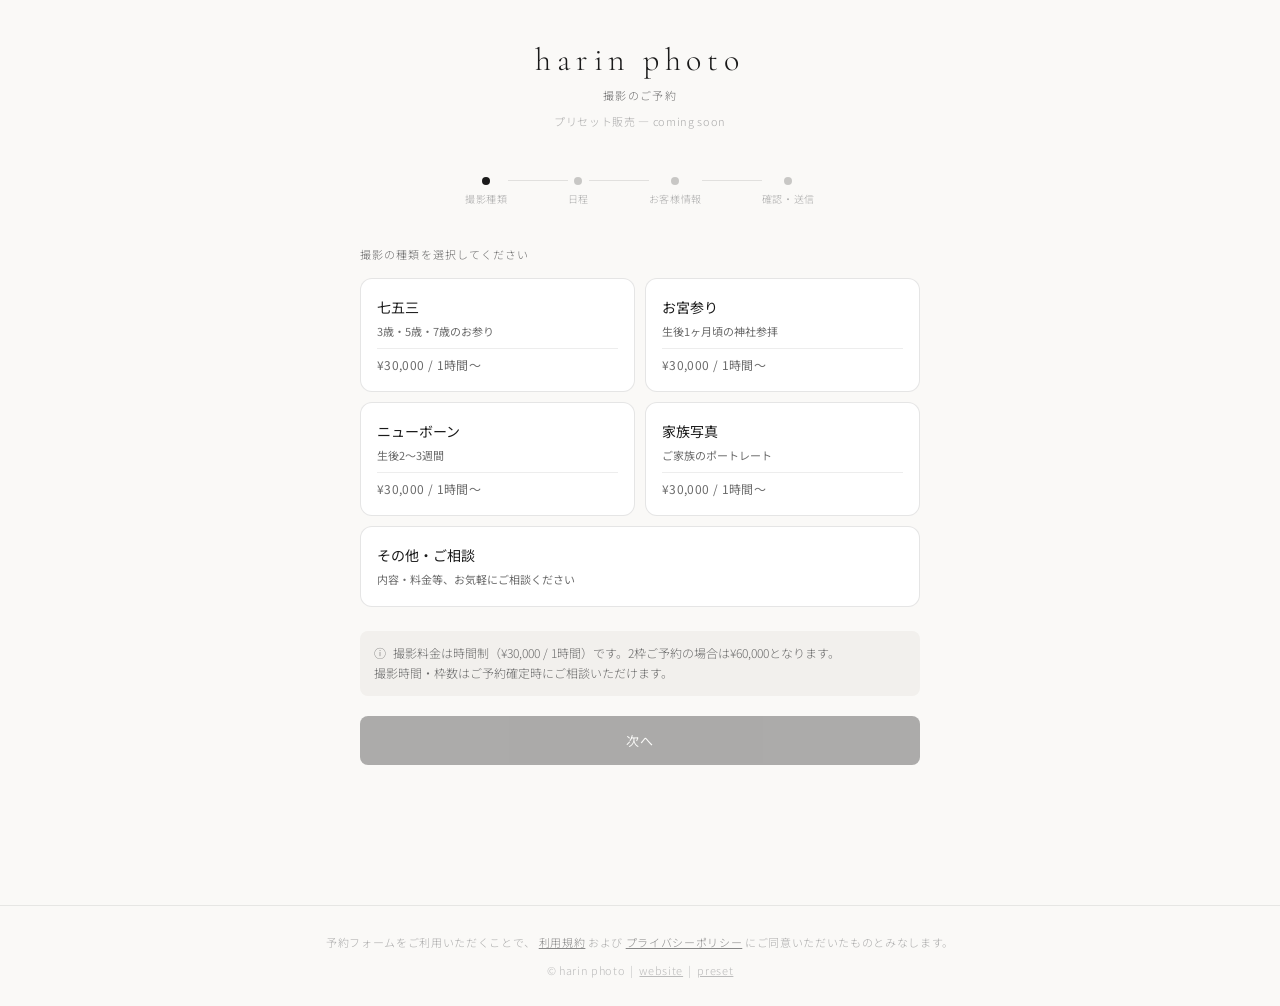
<file: index.html>
<!DOCTYPE html>
<html lang="ja">
<head>
  <meta charset="UTF-8">
  <meta name="google-site-verification" content="ehNpU1oweEMvu5zaARGxgBm39yHwY4oW1iLoWwrkKH8" />
  <meta name="viewport" content="width=device-width, initial-scale=1.0">
  <title>撮影予約 | harin photo</title>
  <link rel="preconnect" href="https://fonts.googleapis.com">
  <link href="https://fonts.googleapis.com/css2?family=Cormorant+Garamond:ital,wght@0,300;0,400;1,300&family=Noto+Sans+JP:wght@300;400&display=swap" rel="stylesheet">
  <link rel="stylesheet" href="index.css">
</head>
<body>
<div class="container">

  <header class="site-header">
    <a class="site-logo" href="https://harinphoto.studio.site/">harin photo</a>
    <p class="site-sub">撮影のご予約</p>
    <p style="margin-top:10px; font-size:11px; color:var(--fg3); letter-spacing:0.06em;">
      プリセット販売 — coming soon
    </p>
  </header>

  <!-- Step indicator -->
  <div class="steps" id="steps">
    <div class="step-item">
      <div class="step-dot active" id="dot-1"></div>
      <div class="step-label">撮影種類</div>
    </div>
    <div class="step-line"></div>
    <div class="step-item">
      <div class="step-dot" id="dot-2"></div>
      <div class="step-label">日程</div>
    </div>
    <div class="step-line"></div>
    <div class="step-item">
      <div class="step-dot" id="dot-3"></div>
      <div class="step-label">お客様情報</div>
    </div>
    <div class="step-line"></div>
    <div class="step-item">
      <div class="step-dot" id="dot-4"></div>
      <div class="step-label">確認・送信</div>
    </div>
  </div>

  <!-- Step 1: Type -->
  <div class="panel active" id="panel-1">
    <p class="section-title">撮影の種類を選択してください</p>
    <div class="type-grid">
      <button class="type-btn" onclick="selectType('七五三', this)">
        <span class="type-title">七五三</span>
        <span class="type-sub">3歳・5歳・7歳のお参り</span>
        <span class="type-price">¥30,000 / 1時間〜</span>
      </button>
      <button class="type-btn" onclick="selectType('お宮参り', this)">
        <span class="type-title">お宮参り</span>
        <span class="type-sub">生後1ヶ月頃の神社参拝</span>
        <span class="type-price">¥30,000 / 1時間〜</span>
      </button>
      <button class="type-btn" onclick="selectType('ニューボーン', this)">
        <span class="type-title">ニューボーン</span>
        <span class="type-sub">生後2〜3週間</span>
        <span class="type-price">¥30,000 / 1時間〜</span>
      </button>
      <button class="type-btn" onclick="selectType('家族写真', this)">
        <span class="type-title">家族写真</span>
        <span class="type-sub">ご家族のポートレート</span>
        <span class="type-price">¥30,000 / 1時間〜</span>
      </button>
      <button class="type-btn type-btn-wide" onclick="selectType('その他・ご相談', this)">
        <span class="type-title">その他・ご相談</span>
        <span class="type-sub">内容・料金等、お気軽にご相談ください</span>
      </button>
    </div>
    <div class="price-note">
      <span>&#9432;</span>
      撮影料金は時間制（¥30,000 / 1時間）です。2枠ご予約の場合は¥60,000となります。<br>
      撮影時間・枠数はご予約確定時にご相談いただけます。
    </div>
    <button class="btn-primary" id="btn-1" onclick="goStep(2)" disabled>次へ</button>
  </div>

  <!-- Step 2: Calendar -->
  <div class="panel" id="panel-2">

    <div id="cal-area">
      <div class="gcal-status">
        <div class="status-dot" id="status-dot"></div>
        <span id="status-msg">Google カレンダーに接続中...</span>
      </div>

      <div class="legend">
        <div class="legend-item"><div class="legend-dot" style="background:var(--green)"></div><span>空きあり</span></div>
        <div class="legend-item"><div class="legend-dot" style="background:var(--red)"></div><span>予約済（一部）</span></div>
        <div class="legend-item"><div class="legend-dot" style="background:var(--fg3)"></div><span>対応不可</span></div>
      </div>

      <div class="cal-header">
        <button class="cal-nav" onclick="changeMonth(-1)">‹</button>
        <span class="cal-month" id="cal-month"></span>
        <button class="cal-nav" onclick="changeMonth(1)">›</button>
      </div>

      <div class="cal-grid" id="cal-day-names"></div>
      <div class="cal-grid" id="cal-grid"></div>

      <div class="time-section" id="time-section">
        <p class="section-title" id="time-label"></p>
        <div class="time-grid" id="time-grid"></div>
        <button class="time-consult-btn" id="time-consult-btn" onclick="selectConsultTime(this)">
          この日の別の時間をご相談
        </button>
        <p class="time-consult-note">ご希望の時間帯が上記にない場合はこちらを選択し、備考欄にご記入ください。</p>

        <!-- 2枠目 -->
        <div id="second-slot-area" style="display:none; margin-top:20px; padding-top:20px; border-top:1px solid var(--border);">
          <div style="display:flex; align-items:center; justify-content:space-between; margin-bottom:12px;">
            <p class="section-title" style="margin:0;">2枠目（任意）</p>
            <button onclick="removeSecondSlot()" style="background:none;border:none;font-size:11px;color:var(--fg3);cursor:pointer;letter-spacing:0.04em;">✕ 削除</button>
          </div>
          <div class="time-grid" id="time-grid-2"></div>
          <div id="second-slot-price" style="font-size:12px;color:var(--fg2);margin-top:10px;letter-spacing:0.04em;"></div>
        </div>

        <div id="add-second-slot-wrap" style="display:none; margin-top:16px;">
          <button class="time-consult-btn" onclick="showSecondSlot()" style="border-style:dashed;">
            + 2枠目を追加する（連続撮影・¥60,000）
          </button>
          <p class="time-consult-note">2時間連続撮影をご希望の方はこちらから追加できます。</p>
        </div>
      </div>
    </div>

    <div class="nav-row">
      <button class="btn-secondary" onclick="goStep(1)">戻る</button>
      <button class="btn-primary" id="btn-2" onclick="goStep(3)" disabled style="width:auto;padding:11px 28px;">次へ</button>
    </div>
  </div>

  <!-- Step 3: Form -->
  <div class="panel" id="panel-3">
    <p class="section-title">お客様情報</p>

    <div class="form-row">
      <div class="form-group">
        <label class="required">お名前</label>
        <input type="text" id="f-name" placeholder="山田 花子" oninput="checkForm()">
      </div>
      <div class="form-group">
        <label class="required">フリガナ</label>
        <input type="text" id="f-kana" placeholder="ヤマダ ハナコ" oninput="checkForm()">
      </div>
    </div>

    <div class="form-group">
      <label>お子様のお呼び名（任意）</label>
      <input type="text" id="f-nickname" placeholder="例：はなちゃん、たろうくん">
      <p style="font-size:11px;color:var(--fg3);margin-top:5px;">撮影当日にお声がけする際に使わせていただきます</p>
    </div>

    <div class="form-group" id="f-preferred-time-group" style="display:none;">
      <label class="required" id="f-preferred-time-label">ご希望の時間帯</label>
      <input type="text" id="f-preferred-time" placeholder="例：11:30スタート、午前中希望 など" oninput="checkForm()">
      <p style="font-size:11px;color:var(--fg3);margin-top:5px;">ご希望に添えない場合は別途ご相談いたします。</p>
    </div>

    <div class="form-group">
      <label class="required">メールアドレス</label>
      <input type="email" id="f-email" placeholder="example@email.com" oninput="checkForm()">
    </div>

    <div class="form-group">
      <label class="required">電話番号</label>
      <input type="tel" id="f-tel" placeholder="090-0000-0000" oninput="formatTel(this); checkForm()" maxlength="13">
    </div>

    <div class="form-row">
      <div class="form-group">
        <label class="required">お子様の年齢・月齢</label>
        <input type="text" id="f-age" placeholder="3歳 / 7ヶ月" oninput="checkForm()">
      </div>
      <div class="form-group">
        <label class="required">お子様の人数</label>
        <select id="f-count" onchange="checkForm()">
          <option value="">選択してください</option>
          <option value="1">1名</option>
          <option value="2">2名</option>
          <option value="3">3名</option>
          <option value="4">4名以上</option>
        </select>
      </div>
    </div>

    <div class="form-group">
      <label>撮影場所のご希望（任意）</label>
      <input type="text" id="f-location" placeholder="例：芝公園、明治神宮、未定など">
      <p style="font-size:11px;color:var(--fg3);margin-top:5px;">未定の場合はご予約確定後にご相談いたします。</p>
    </div>

    <div class="form-group">
      <label>ご要望・ご質問（任意）</label>
      <textarea id="f-note" placeholder="神社のご希望、衣装持込のご相談など、お気軽にご記入ください"></textarea>
    </div>

    <div id="form-error" style="display:none; margin-top:4px;">
      <p style="font-size:12px; color:var(--red); line-height:1.7;">
        ＊ の付いた必須項目をすべてご入力ください。
      </p>
    </div>

    <div class="form-group" id="coupon-group">
      <label>クーポンコード（任意）</label>
      <div style="display:flex; gap:8px;">
        <input type="text" id="f-coupon" placeholder="クーポンコードをお持ちの方はご入力ください"
               style="flex:1; text-transform:uppercase;"
               oninput="resetCoupon()">
        <button class="btn-secondary" onclick="applyCoupon()"
                style="white-space:nowrap; padding:11px 18px;">適用</button>
      </div>
      <p id="coupon-msg" style="font-size:12px; margin-top:6px;"></p>
    </div>

    <div class="nav-row">
      <button class="btn-secondary" onclick="goStep(2)">戻る</button>
      <button class="btn-primary" id="btn-3" onclick="tryGoStep4()" disabled style="width:auto;padding:11px 28px;">次へ</button>
    </div>
  </div>

  <!-- Step 4: Confirm -->
  <div class="panel" id="panel-4">
    <p class="section-title">予約内容のご確認</p>

    <div class="summary-card">
      <div class="summary-row">
        <span class="summary-label">撮影種類</span>
        <span class="summary-value" id="s-type"></span>
      </div>
      <div class="summary-row">
        <span class="summary-label">日程</span>
        <span class="summary-value" id="s-date"></span>
      </div>
      <div class="summary-row">
        <span class="summary-label">時間</span>
        <span class="summary-value" id="s-time"></span>
      </div>
      <div class="summary-row">
        <span class="summary-label">お名前</span>
        <span class="summary-value" id="s-name"></span>
      </div>
      <div class="summary-row">
        <span class="summary-label">メール</span>
        <span class="summary-value" id="s-email"></span>
      </div>
      <div class="summary-row">
        <span class="summary-label">電話番号</span>
        <span class="summary-value" id="s-tel"></span>
      </div>
      <div class="summary-row" id="s-nickname-row" style="display:none">
        <span class="summary-label">お呼び名</span>
        <span class="summary-value" id="s-nickname"></span>
      </div>
      <div class="summary-row">
        <span class="summary-label">お子様</span>
        <span class="summary-value" id="s-child"></span>
      </div>
      <div class="summary-row">
        <span class="summary-label">撮影場所</span>
        <span class="summary-value" id="s-location"></span>
      </div>
      <div class="summary-row" id="s-second-time-row" style="display:none">
        <span class="summary-label">2枠目</span>
        <span class="summary-value" id="s-second-time"></span>
      </div>
      <div class="summary-row" id="s-coupon-row" style="display:none">
        <span class="summary-label">クーポン</span>
        <span class="summary-value" id="s-coupon"></span>
      </div>
      <div class="summary-row" id="s-regular-price-row" style="display:none">
        <span class="summary-label">通常価格</span>
        <span class="summary-value" id="s-regular-price" style="color:var(--fg2);text-decoration:line-through;"></span>
      </div>
      <div class="summary-row" id="s-discount-row" style="display:none">
        <span class="summary-label" id="s-discount-label">割引</span>
        <span class="summary-value" id="s-discount" style="color:var(--red);font-weight:400;"></span>
      </div>
      <div class="summary-row" id="s-price-row">
        <span class="summary-label" id="s-price-label">撮影料金</span>
        <span class="summary-value" id="s-price">¥30,000（税込）</span>
      </div>
      <div class="summary-row" id="s-note-row" style="display:none">
        <span class="summary-label">ご要望</span>
        <span class="summary-value" id="s-note" style="max-width:65%;font-size:12px;line-height:1.6"></span>
      </div>
    </div>

    <p class="note-text">
      上記内容でご予約リクエストを送信します。<br>
      ご確認後、2営業日以内にメールにてご連絡いたします。<br>
      ご予約の確定は確認メール送付をもってお知らせします。
    </p>

    <div id="submit-error" style="display:none;color:var(--red);font-size:12px;margin-bottom:12px;"></div>

    <div class="nav-row">
      <button class="btn-secondary" onclick="goStep(3)">戻る</button>
      <button class="btn-primary" id="btn-submit" onclick="submitBooking()" style="width:auto;padding:11px 32px;">予約リクエストを送信</button>
    </div>
  </div>

  <!-- Step 5: Success -->
  <div class="panel" id="panel-5">
    <div class="success-wrap">
      <div class="success-icon">✓</div>
      <h2 class="success-title">仮予約を受け付けました</h2>
      <p class="success-body">
        <strong id="confirm-email" style="font-weight:400;"></strong> 宛に<br>
        仮予約の確認メールをお送りしました。
      </p>
      <div class="success-steps">
        <div class="success-step">
          <span class="step-num">1</span>
          <span class="step-text">仮予約受付<br><small>確認メールを送信済み</small></span>
        </div>
        <div class="success-arrow">→</div>
        <div class="success-step">
          <span class="step-num">2</span>
          <span class="step-text">内容確認<br><small>2営業日以内</small></span>
        </div>
        <div class="success-arrow">→</div>
        <div class="success-step success-step-pending">
          <span class="step-num">3</span>
          <span class="step-text">予約確定メール<br><small>送付をもって確定</small></span>
        </div>
      </div>
      <p class="contact-note">
        お急ぎの場合はインスタグラム（@harin_photo）よりDMください。
      </p>
      <a href="https://hsummer-o.github.io/booking/" class="btn-secondary" style="display:inline-block;margin-top:24px;text-decoration:none;">ホームに戻る</a>
    </div>
  </div>

</div>


<script src="index.js"></script>

<!-- FOOTER -->
<footer style="margin-top:60px; padding:28px 24px; border-top:1px solid rgba(0,0,0,0.08); text-align:center;">
  <p style="font-size:11px; color:#aaa; letter-spacing:0.06em; margin-bottom:12px;">
    予約フォームをご利用いただくことで、
    <a href="https://hsummer-o.github.io/booking/terms.html" target="_blank" style="color:#888; text-decoration:underline;">利用規約</a>
    および
    <a href="https://hsummer-o.github.io/booking/privacy.html" target="_blank" style="color:#888; text-decoration:underline;">プライバシーポリシー</a>
    にご同意いただいたものとみなします。
  </p>
  <p style="font-size:11px; color:#bbb; letter-spacing:0.06em;">
    &copy; harin photo &nbsp;|&nbsp;
    <a href="https://harinphoto.studio.site/" style="color:#bbb;" target="_blank">website</a>
    &nbsp;|&nbsp;
    <a href="https://hsummer-o.github.io/preset/" style="color:#bbb;" target="_blank">preset</a>
  </p>
</footer>

</body>
</html>
</file>
<file: index.css>
*, *::before, *::after { box-sizing: border-box; margin: 0; padding: 0; }

    :root {
      --fg: #1a1a1a;
      --fg2: #6b6b6b;
      --fg3: #aaa;
      --bg: #faf9f7;
      --bg2: #f2f0ed;
      --border: rgba(0,0,0,0.10);
      --border2: rgba(0,0,0,0.20);
      --green: #639922;
      --red: #D85A30;
      --radius: 8px;
      --radius-lg: 12px;
    }

    body {
      font-family: 'Noto Sans JP', sans-serif;
      font-weight: 300;
      background: var(--bg);
      color: var(--fg);
      min-height: 100vh;
    }

    .container {
      max-width: 600px;
      margin: 0 auto;
      padding: 40px 20px 80px;
    }

    /* Header */
    .site-header {
      text-align: center;
      margin-bottom: 48px;
    }

    .site-logo {
      font-family: 'Cormorant Garamond', serif;
      font-size: 32px;
      font-weight: 300;
      letter-spacing: 0.18em;
      color: var(--fg);
      text-decoration: none;
      display: block;
      margin-bottom: 8px;
    }

    .site-sub {
      font-size: 11px;
      color: var(--fg2);
      letter-spacing: 0.12em;
    }

    /* Step indicator */
    .steps {
      display: flex;
      align-items: flex-start;
      justify-content: center;
      gap: 0;
      margin-bottom: 40px;
    }

    .step-item {
      display: flex;
      flex-direction: column;
      align-items: center;
      gap: 6px;
    }

    .step-dot {
      width: 8px;
      height: 8px;
      border-radius: 50%;
      background: var(--border2);
      transition: background 0.3s;
    }

    .step-dot.active { background: var(--fg); }
    .step-dot.done { background: var(--fg2); }

    .step-line {
      width: 60px;
      height: 1px;
      background: var(--border);
      margin-top: 3px;
    }

    .step-label {
      font-size: 10px;
      color: var(--fg3);
      letter-spacing: 0.06em;
      white-space: nowrap;
    }

    /* Panels */
    .panel { display: none; }
    .panel.active { display: block; animation: fadeIn 0.25s ease; }

    @keyframes fadeIn {
      from { opacity: 0; transform: translateY(6px); }
      to { opacity: 1; transform: translateY(0); }
    }

    /* Section title */
    .section-title {
      font-size: 11px;
      color: var(--fg2);
      letter-spacing: 0.10em;
      margin-bottom: 16px;
    }

    /* Type selection */
    .type-grid {
      display: grid;
      grid-template-columns: 1fr 1fr;
      gap: 10px;
      margin-bottom: 24px;
    }

    .type-btn {
      padding: 18px 16px;
      border: 1px solid var(--border);
      border-radius: var(--radius-lg);
      background: white;
      cursor: pointer;
      text-align: left;
      transition: all 0.15s;
      font-family: 'Noto Sans JP', sans-serif;
    }

    .type-btn:hover { border-color: var(--border2); background: var(--bg2); }

    .type-btn.selected {
      border-color: var(--fg);
      background: var(--fg);
    }

    .type-btn.selected .type-title { color: white; }
    .type-btn.selected .type-sub { color: rgba(255,255,255,0.6); }

    .type-title {
      font-size: 14px;
      font-weight: 400;
      color: var(--fg);
      display: block;
      margin-bottom: 4px;
    }

    .type-sub { font-size: 11px; color: var(--fg2); margin-bottom: 6px; }
    .type-price { font-size: 12px; color: var(--fg2); display: block; margin-top: 8px; border-top: 1px solid rgba(0,0,0,0.07); padding-top: 7px; letter-spacing: 0.03em; }
    .type-btn.selected .type-price { color: rgba(255,255,255,0.55); border-top-color: rgba(255,255,255,0.2); }
    .type-btn-wide { grid-column: 1 / -1; }
    .price-note {
      font-size: 12px;
      color: var(--fg2);
      line-height: 1.7;
      background: var(--bg2);
      border-radius: var(--radius);
      padding: 12px 14px;
      margin-bottom: 20px;
    }
    .price-note span { margin-right: 4px; }

    /* Calendar */
    .gcal-status {
      display: flex;
      align-items: center;
      gap: 8px;
      font-size: 12px;
      color: var(--fg2);
      margin-bottom: 20px;
      padding: 10px 14px;
      background: white;
      border: 1px solid var(--border);
      border-radius: var(--radius);
    }

    .status-dot {
      width: 6px;
      height: 6px;
      border-radius: 50%;
      background: var(--fg3);
      flex-shrink: 0;
      transition: background 0.3s;
    }

    .status-dot.ok { background: var(--green); }
    .status-dot.error { background: var(--red); }

    .cal-header {
      display: flex;
      align-items: center;
      justify-content: space-between;
      margin-bottom: 20px;
    }

    .cal-nav {
      background: white;
      border: 1px solid var(--border);
      border-radius: var(--radius);
      width: 36px;
      height: 36px;
      cursor: pointer;
      display: flex;
      align-items: center;
      justify-content: center;
      font-size: 16px;
      color: var(--fg2);
      transition: all 0.15s;
    }

    .cal-nav:hover { border-color: var(--border2); }

    .cal-month {
      font-family: 'Cormorant Garamond', serif;
      font-size: 22px;
      font-weight: 300;
      letter-spacing: 0.08em;
    }

    .cal-grid {
      display: grid;
      grid-template-columns: repeat(7, 1fr);
      gap: 4px;
      margin-bottom: 20px;
    }

    .day-name {
      text-align: center;
      font-size: 11px;
      color: var(--fg3);
      padding: 6px 0;
    }

    .day-cell {
      aspect-ratio: 1;
      border-radius: 6px;
      display: flex;
      align-items: center;
      justify-content: center;
      font-size: 13px;
      position: relative;
      border: 1px solid transparent;
      transition: all 0.12s;
    }

    .day-cell.empty { cursor: default; }

    .day-cell.available {
      cursor: pointer;
      background: #f0faf4;
      border-color: #b8e6c8;
    }

    .day-cell.past {
      color: var(--fg3);
      cursor: not-allowed;
      background: var(--bg2);
      border-color: transparent;
    }

    .day-cell.available:hover {
      background: #d8f3e3;
      border-color: var(--green);
    }

    .day-cell.partial {
      cursor: pointer;
      background: #f0faf4;
      border-color: #b8e6c8;
    }

    .day-cell.partial:hover {
      background: #d8f3e3;
      border-color: var(--green);
    }

    .day-cell.busy-full {
      color: var(--fg3);
      text-decoration: line-through;
      cursor: not-allowed;
      background: #fff5f5;
      border-color: #fdd;
    }

    .day-cell.selected {
      background: var(--fg) !important;
      color: white !important;
      border-color: var(--fg) !important;
    }

    .day-cell.today { font-weight: 400; }

    .avail-dot {
      position: absolute;
      bottom: 4px;
      width: 6px;
      height: 6px;
      border-radius: 50%;
    }

    .avail-dot.green { background: var(--green); }
    .avail-dot.red { background: #e88; }

    .legend {
      display: flex;
      gap: 16px;
      margin-bottom: 24px;
      font-size: 11px;
      color: var(--fg2);
    }

    .legend-item {
      display: flex;
      align-items: center;
      gap: 5px;
    }

    .legend-dot {
      width: 6px;
      height: 6px;
      border-radius: 50%;
    }

    /* Time slots */
    .time-section {
      display: none;
      margin-top: 24px;
    }

    .time-grid {
      display: grid;
      grid-template-columns: repeat(3, 1fr);
      gap: 8px;
      margin-bottom: 8px;
    }

    .time-btn {
      padding: 12px 8px;
      border: 1px solid var(--border);
      border-radius: var(--radius);
      background: white;
      font-size: 13px;
      font-family: 'Noto Sans JP', sans-serif;
      font-weight: 300;
      cursor: pointer;
      transition: all 0.12s;
      color: var(--fg);
    }

    .time-btn:hover:not(:disabled) {
      border-color: var(--border2);
      background: var(--bg2);
    }

    .time-btn.selected {
      background: var(--fg);
      color: white;
      border-color: var(--fg);
    }

    .time-btn:disabled {
      color: var(--fg3);
      text-decoration: line-through;
      cursor: not-allowed;
      background: var(--bg);
    }

    /* Form */
    .form-group { margin-bottom: 16px; }

    label {
      display: block;
      font-size: 11px;
      color: var(--fg2);
      letter-spacing: 0.06em;
      margin-bottom: 6px;
    }

    .required::after {
      content: ' *';
      color: var(--red);
    }

    input[type="text"],
    input[type="email"],
    input[type="tel"],
    select,
    textarea {
      width: 100%;
      padding: 11px 14px;
      border: 1px solid var(--border);
      border-radius: var(--radius);
      font-size: 14px;
      font-family: 'Noto Sans JP', sans-serif;
      font-weight: 300;
      background: white;
      color: var(--fg);
      transition: border-color 0.2s;
      -webkit-appearance: none;
    }

    input:focus, select:focus, textarea:focus {
      outline: none;
      border-color: var(--fg);
    }

    textarea { resize: vertical; min-height: 90px; }

    .form-row {
      display: grid;
      grid-template-columns: 1fr 1fr;
      gap: 12px;
    }

    /* Buttons */
    .btn-primary {
      width: 100%;
      padding: 15px;
      background: var(--fg);
      color: white;
      border: none;
      border-radius: var(--radius);
      font-size: 13px;
      font-family: 'Noto Sans JP', sans-serif;
      font-weight: 400;
      letter-spacing: 0.10em;
      cursor: pointer;
      transition: opacity 0.2s;
    }

    .btn-primary:hover:not(:disabled) { opacity: 0.8; }
    .btn-primary:disabled { opacity: 0.35; cursor: not-allowed; }

    .btn-secondary {
      background: white;
      border: 1px solid var(--border);
      border-radius: var(--radius);
      padding: 11px 22px;
      font-size: 13px;
      font-family: 'Noto Sans JP', sans-serif;
      font-weight: 300;
      cursor: pointer;
      color: var(--fg2);
      transition: all 0.12s;
    }

    .btn-secondary:hover { border-color: var(--border2); color: var(--fg); }

    .nav-row {
      display: flex;
      justify-content: space-between;
      align-items: center;
      margin-top: 28px;
    }

    /* Summary */
    .summary-card {
      background: white;
      border: 1px solid var(--border);
      border-radius: var(--radius-lg);
      padding: 20px;
      margin-bottom: 20px;
    }

    .summary-row {
      display: flex;
      justify-content: space-between;
      align-items: flex-start;
      gap: 12px;
      padding: 8px 0;
      border-bottom: 1px solid var(--border);
      font-size: 13px;
    }

    .summary-row:last-child { border-bottom: none; }
    .summary-label { color: var(--fg2); white-space: nowrap; }
    .summary-value { text-align: right; }

    .note-text {
      font-size: 12px;
      color: var(--fg2);
      line-height: 1.7;
      margin-bottom: 24px;
    }

    /* Google sign-in */
    .google-btn {
      display: flex;
      align-items: center;
      justify-content: center;
      gap: 10px;
      width: 100%;
      padding: 13px;
      background: white;
      border: 1px solid var(--border);
      border-radius: var(--radius);
      font-size: 14px;
      font-family: 'Noto Sans JP', sans-serif;
      cursor: pointer;
      color: var(--fg);
      transition: all 0.15s;
      margin-bottom: 16px;
    }

    .google-btn:hover { border-color: var(--border2); background: var(--bg2); }

    .google-icon {
      width: 18px;
      height: 18px;
    }

    /* Success */
    .success-wrap {
      text-align: center;
      padding: 40px 0;
    }

    .success-icon {
      width: 52px;
      height: 52px;
      border-radius: 50%;
      background: var(--bg2);
      display: flex;
      align-items: center;
      justify-content: center;
      margin: 0 auto 24px;
      font-size: 22px;
    }

    .success-title {
      font-family: 'Cormorant Garamond', serif;
      font-size: 26px;
      font-weight: 300;
      margin-bottom: 12px;
      letter-spacing: 0.05em;
    }

    .success-body {
      font-size: 13px;
      color: var(--fg2);
      line-height: 1.9;
      margin-bottom: 32px;
    }

    .contact-note {
      font-size: 11px;
      color: var(--fg3);
      letter-spacing: 0.04em;
    }

    /* Loading */
    .loading { text-align: center; padding: 32px; font-size: 13px; color: var(--fg2); }

    .spinner {
      display: inline-block;
      width: 20px;
      height: 20px;
      border: 1.5px solid var(--border2);
      border-top-color: var(--fg);
      border-radius: 50%;
      animation: spin 0.8s linear infinite;
      margin-bottom: 12px;
    }

    @keyframes spin { to { transform: rotate(360deg); } }

    /* Auth wall */
    .auth-wall {
      background: white;
      border: 1px solid var(--border);
      border-radius: var(--radius-lg);
      padding: 32px 24px;
      text-align: center;
      margin-bottom: 24px;
    }

    .auth-wall h3 {
      font-family: 'Cormorant Garamond', serif;
      font-weight: 300;
      font-size: 22px;
      margin-bottom: 10px;
    }

    .auth-wall p {
      font-size: 13px;
      color: var(--fg2);
      line-height: 1.7;
      margin-bottom: 24px;
    }

    .time-consult-btn {
      display: block;
      width: 100%;
      margin-top: 8px;
      padding: 11px;
      border: 1px dashed var(--border2);
      border-radius: var(--radius);
      background: none;
      font-size: 13px;
      font-family: 'Noto Sans JP', sans-serif;
      font-weight: 300;
      cursor: pointer;
      color: var(--fg2);
      transition: all 0.15s;
    }
    .time-consult-btn:hover { border-color: var(--fg); color: var(--fg); background: var(--bg2); }
    .time-consult-btn.consult-selected { border-style: solid; border-color: var(--fg); color: var(--fg); background: var(--bg2); font-weight: 400; }
    .time-consult-note { font-size: 11px; color: var(--fg3); margin-top: 6px; line-height: 1.6; }

    .success-steps {
      display: flex;
      align-items: center;
      justify-content: center;
      gap: 8px;
      margin: 24px 0;
      flex-wrap: wrap;
    }
    .success-step {
      display: flex;
      flex-direction: column;
      align-items: center;
      gap: 6px;
      text-align: center;
    }
    .step-num {
      width: 32px;
      height: 32px;
      border-radius: 50%;
      background: var(--fg);
      color: white;
      display: flex;
      align-items: center;
      justify-content: center;
      font-size: 13px;
    }
    .success-step-pending .step-num {
      background: var(--bg2);
      color: var(--fg2);
      border: 1px solid var(--border);
    }
    .step-text { font-size: 12px; color: var(--fg2); line-height: 1.5; }
    .step-text small { font-size: 10px; color: var(--fg3); display: block; }
    .success-arrow { font-size: 14px; color: var(--fg3); margin-top: -16px; }

    @media (max-width: 480px) {
      .type-grid { grid-template-columns: 1fr; }
      .form-row { grid-template-columns: 1fr; }
      .time-grid { grid-template-columns: repeat(2, 1fr); }
      .step-line { width: 30px; }
    }
</file>
